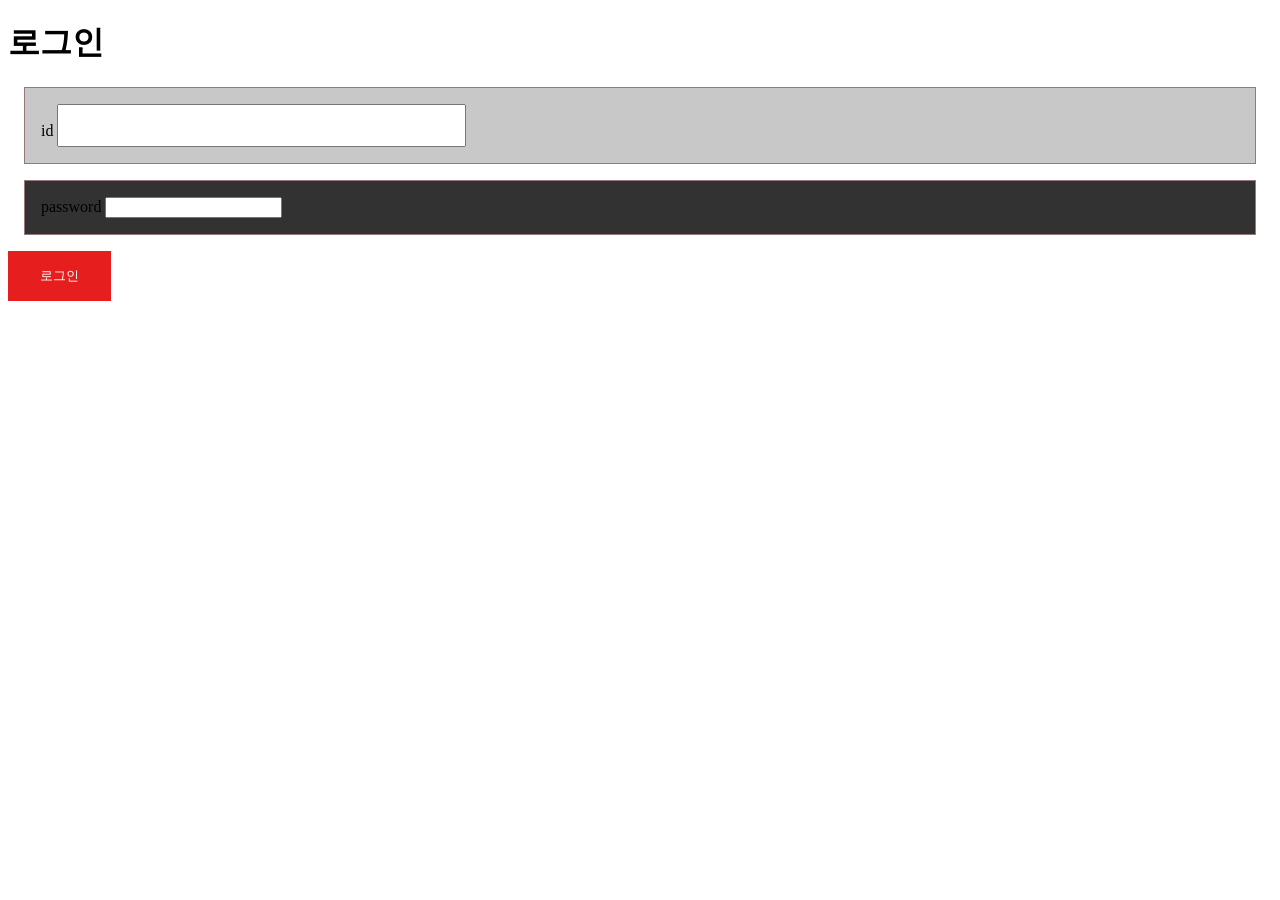
<file: 20260310/index.html>
<!DOCTYPE html>
<html lang="en">

<head>
    <meta charset="UTF-8">
    <meta name="viewport" content="width=device-width, initial-scale=1.0">
    <title>문서제목</title>
    <style>
        /* 
        태그(div,h1,label,input)선택자
        id선택자
         */
        div {
            background-color: rgb(225, 225, 225);
            border: 1px solid rgb(150, 120, 120);
            padding: 1rem;
            margin: 1rem;
        }

        #aaa {
            background-color: rgb(200, 200, 200);
        }

        #bbb {
            background-color: rgb(50, 50, 50);
        }

        #id {
            font-size: 2rem;
        }

        .login_btn {
            color: white;
            background-color: rgb(230, 30, 30);
            border: none;
            cursor: pointer;
            padding: 1rem 2rem;
        }
        /* 태그(h1,div,input) 선택자
           클래스(class명) 선택자
           id(id) 선택자 
           상태선택자 */
        .login_btn:hover {
            background-color: rgb(255, 100, 100);
            /* option + shift + f 자동정렬 */
        }
    </style>
</head>

<body>
    <h1>로그인</h1>
    <div id="aaa">
        <label for="id">id</label>
        <input type="text" name="" id="id">
    </div>
    <div id="bbb">
        <label for="password">password</label>
        <input type="password" name="" id="password">
    </div>
    <button class="login_btn">로그인</button>
</body>

</html>
</file>
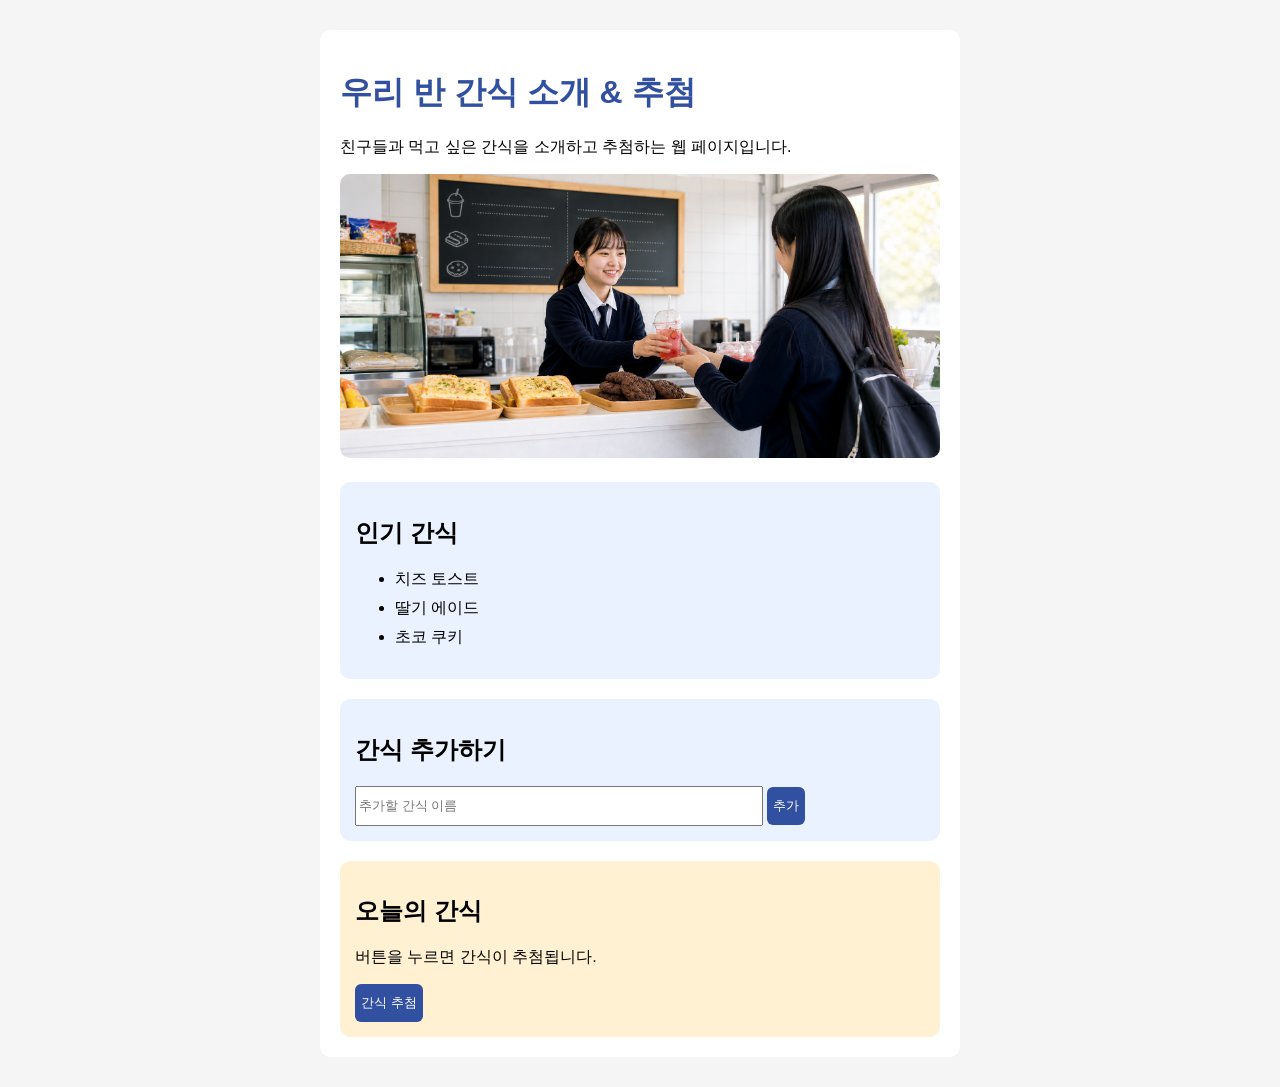
<file: 20260511/index.html>
<!doctype html>
<html lang="en">
    <head>
        <meta charset="UTF-8" />
        <meta name="viewport" content="width=device-width, initial-scale=1.0" />
        <title>간식 추첨</title>
        <style>
            body {
                background-color: rgb(245, 245, 245);
                font-family: "Noto Sans KR", sans-serif;
            }

            h1 {
                color: rgb(50, 80, 160);
            }

            .wrap {
                width: 600px;
                margin: 30px auto;
                padding: 20px;
                background-color: white;
                border-radius: 10px;
            }

            img {
                width: 100%;
                border-radius: 10px;
            }

            .menu_box {
                margin-top: 20px;
                padding: 15px;
                background-color: rgb(235, 242, 255);
                border-radius: 10px;
            }

            .menu_box li {
                margin-bottom: 8px;
            }

            .event_box {
                margin-top: 20px;
                padding: 15px;
                background-color: rgb(255, 241, 210);
                border-radius: 10px;
            }

            input {
                width: 400px;
                height: 34px;
            }

            button {
                height: 38px;
                background-color: rgb(50, 80, 160);
                color: white;
                border: none;
                border-radius: 6px;
                cursor: pointer;
            }

            button:hover {
                background-color: rgb(255, 120, 120);
            }
        </style>
    </head>
    <body>
        <div class="wrap">
            <h1>우리 반 간식 소개 & 추첨</h1>
            <p>친구들과 먹고 싶은 간식을 소개하고 추첨하는 웹 페이지입니다.</p>
            <!-- ./  -> 현재 해당 파일이 있는 폴더 -->
            <!-- ../ -> 현재 해당 파일이 있는 폴더 기준 한 단계 상위 폴더 -->
            <!-- /   -> 서버/웹서버/도메인의 루트 -->
            <img src="snackbar-hero.png" alt="간식 사진" />
            <div class="menu_box">
                <h2>인기 간식</h2>
                <ul id="menu_list"></ul>
            </div>
            <div class="menu_box">
                <h2>간식 추가하기</h2>
                <input
                    id="input_snack"
                    type="text"
                    placeholder="추가할 간식 이름"
                />
                <button id="btn_add">추가</button>
            </div>
            <div class="event_box">
                <h2>오늘의 간식</h2>
                <p id="event_result">버튼을 누르면 간식이 추첨됩니다.</p>
                <button id="btn_event">간식 추첨</button>
            </div>
        </div>
        <script>
            let snacks = ["치즈 토스트", "딸기 에이드", "초코 쿠키"];

            const getRandomNumber = function (n) {
                // return Math.floor(Math.random() * (max - min + 1)) + min;
                return Math.floor(Math.random() * n);
            };

            document.getElementById("btn_event").onclick = function () {
                const num = getRandomNumber(snacks.length);
                document.getElementById("event_result").textContent =
                    `오늘의 간식은 ${snacks[num]}입니다!`;
            };

            const renderSnack = function (snack) {
                // 입력받은 간식 이름을 ul 내에 li로 추가한다.
                const li = document.createElement("li");
                li.textContent = snack;
                document.getElementById("menu_list").appendChild(li);
            };

            const addSnack = function (snack) {
                // 1. 입력받은 이름이 비어있으면 false,
                // 2. 그렇지 않으면 snacks 배열에 추가 후 true 반환
                if (snack) {
                    snacks.push(snack);
                    return true;
                }
                return false;
            };

            for (let i = 0; i < snacks.length; i++) {
                renderSnack(snacks[i]);
            }

            document.getElementById("btn_add").onclick = function () {
                // 1. 현재 input에 입력된 값을 가져온다.
                // 2. 값이 비었는지 검사한다.
                //  2-1. 비었다면 안내 후 종료
                // 3. 비어있지 않다면, 배열에 추가
                // 4. 목록에 렌더링
                const snack = document.getElementById("input_snack").value;
                if (addSnack(snack)) {
                    renderSnack(snack);
                } else {
                    alert("간식 이름을 입력해주세요.");
                }
            };
        </script>
    </body>
</html>
</file>
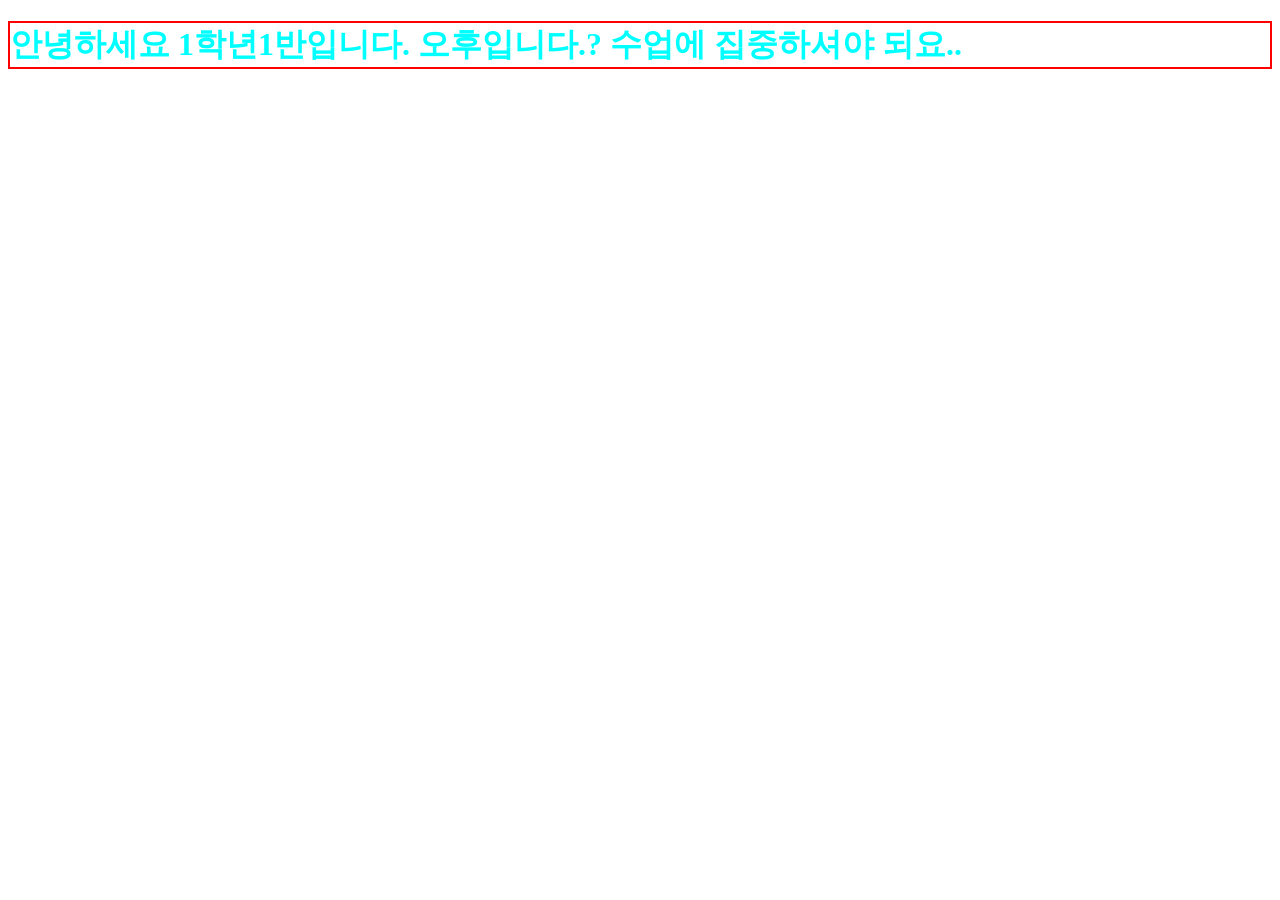
<file: login.html>
<!DOCTYPE html>
<html lang="en">

<head>
    <meta charset="UTF-8">
    <meta name="viewport" content="width=device-width, initial-scale=1.0">
    <title>Document</title>
    <script>
        const b = 20;
        console.log(b);
    </script>
    <script src="b1.js"></script>
    <style>
        h1{
            border: 2px solid red;
            color:aqua;
        }
    </style>
</head>

<body>
    <!-- 
    html 화면에 나오게 하는거 
    css 화면에 조금 더 디자인하는거
    javascript -> 
     -->
    <!-- 
        cmd + x 한줄삭제
        cmd + s 저장
        cmd + r 새로고침
        cmd + -> 소스 제일 오른쪽으로
        cmd + <- 소스 제일 왼쪽으로
        tab 들여쓰기
        shift + tab 내어쓰기 
        shift + 화살표 위로 밑으로
        option shift + f 소스 자동 정렬
    -->
    <h1>안녕하세요 1학년1반입니다. 오후입니다.? 수업에 집중하셔야 되요..</h1>
</body>

</html>
<script>
    const qqq = document.getElementsByTagName('h1');
    qqq[0].onclick = function(){
        alert('눌렀음');
    }
</script>
</file>
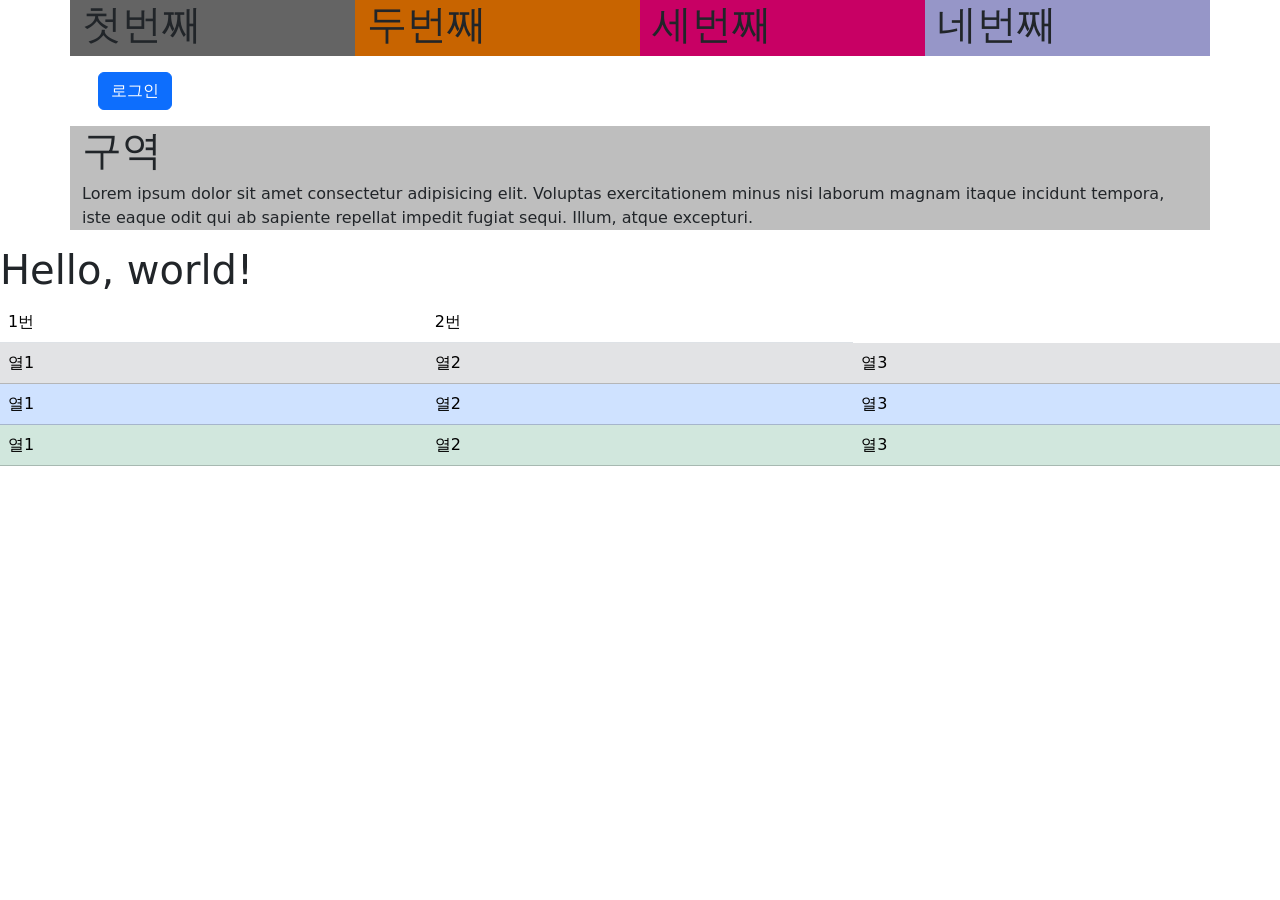
<file: 20260310/ex01.html>
<!doctype html>
<html lang="en">
  <head>
    <meta charset="utf-8">
    <meta name="viewport" content="width=device-width, initial-scale=1">
    <title>Bootstrap demo</title>
    <link href="https://cdn.jsdelivr.net/npm/bootstrap@5.2.3/dist/css/bootstrap.min.css" rel="stylesheet" integrity="sha384-rbsA2VBKQhggwzxH7pPCaAqO46MgnOM80zW1RWuH61DGLwZJEdK2Kadq2F9CUG65" crossorigin="anonymous">
  </head>
  <body>
    <div class="container">
        <div class="row">
            <div class="col" style="background-color: rgb(100,100,100);"><h1>첫번째</h1></div>
            <div class="col" style="background-color: rgb(200,100,0);"><h1>두번째</h1></div>
            <div class="col" style="background-color: rgb(200,0,100);"><h1>세번째</h1></div>
            <div class="col" style="background-color: rgb(150,150,200);"><h1>네번째</h1></div>
        </div>
        <div class="row">
            <div class="col">
                <button class="btn btn-primary" style="margin: 1rem;">로그인</button>
            </div>
        </div>
    </div>
    <div class="container" style="background-color: rgb(190,190,190);">
        <h1>구역</h1>
        <p>Lorem ipsum dolor sit amet consectetur adipisicing elit. Voluptas exercitationem minus nisi laborum magnam itaque incidunt tempora, iste eaque odit qui ab sapiente repellat impedit fugiat sequi. Illum, atque excepturi.</p>
    </div>
    <h1>Hello, world!</h1>
    <table class="table">
        <tr>
            <td>1번</td><td>2번</td>
        </tr>
        <tr class="table-secondary">
            <td>열1</td><td>열2</td><td>열3</td>
        </tr>
        <tr class="table-primary">
            <td>열1</td><td>열2</td><td>열3</td>
        </tr>
        <tr class="table-success">
            <td>열1</td><td>열2</td><td>열3</td>
        </tr>
        <!-- table표 row행 tr -->
    </table>
    <script src="https://cdn.jsdelivr.net/npm/bootstrap@5.2.3/dist/js/bootstrap.bundle.min.js" integrity="sha384-kenU1KFdBIe4zVF0s0G1M5b4hcpxyD9F7jL+jjXkk+Q2h455rYXK/7HAuoJl+0I4" crossorigin="anonymous"></script>
  </body>
</html>
</file>
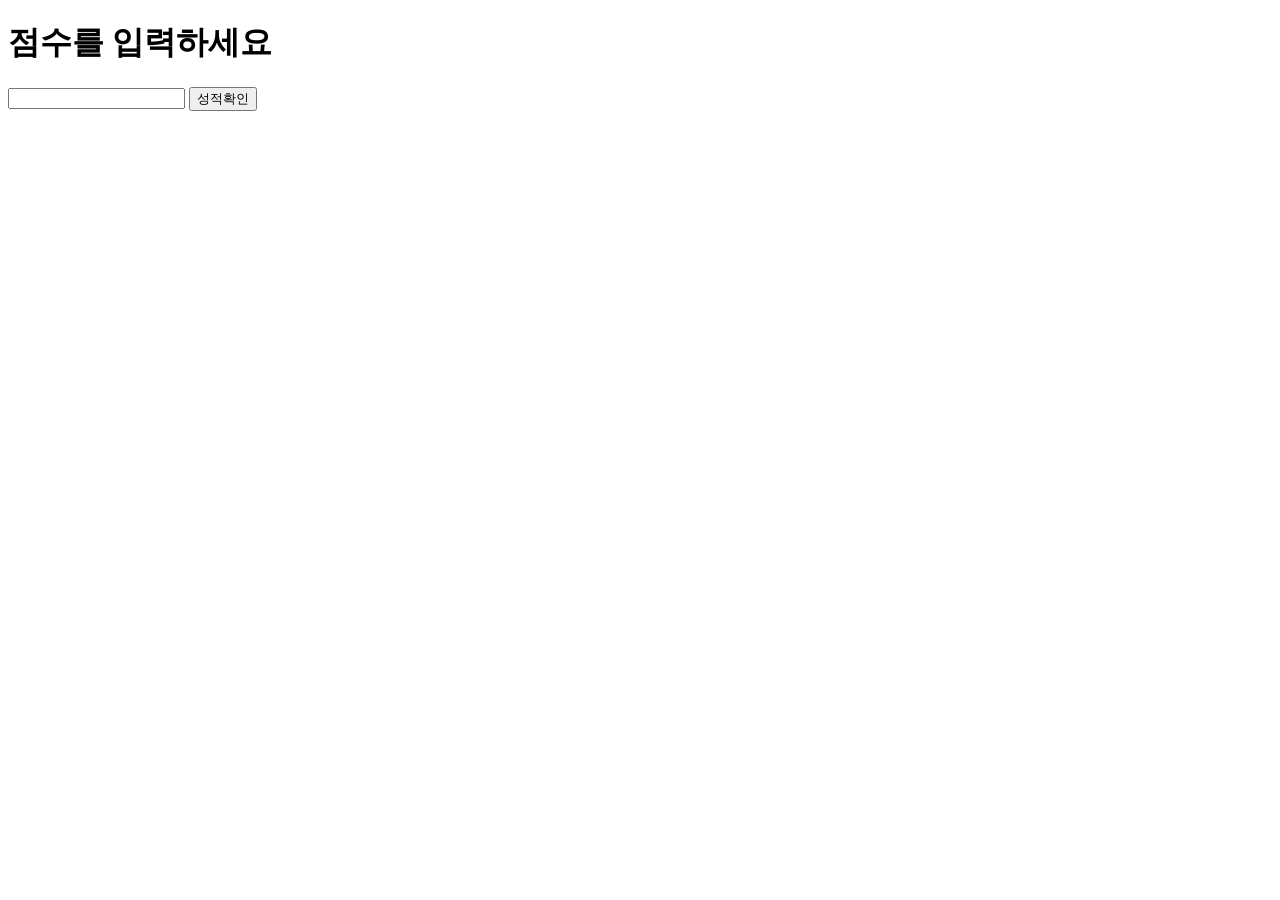
<file: 20260324/ex02.html>
<!DOCTYPE html>
<html lang="en">

<head>
    <meta charset="UTF-8">
    <meta name="viewport" content="width=device-width, initial-scale=1.0">
    <title>Document</title>
</head>

<body>
    <h1>점수를 입력하세요</h1>
    <input type="text" id="score">
    <button id="check">성적확인</button>
    <div id="print"></div>
</body>

</html>
<script>
    const print = document.getElementById('print');
    document.getElementById('check').onclick = function () {
        const score = document.getElementById('score').value;
        if (score >= 90 && score <= 100) {
            print.textContent = 'A 학점입니다';
        } else if (score >= 80 && score < 90) {
            print.textContent = 'B 학점입니다';
        } else if (score >= 70 && score < 80) {
            print.textContent = 'C 학점입니다';
        } else if (score >= 60 && score < 70) {
            print.textContent = 'D 학점입니다';
        } else if (score >= 0 && score < 60) {
            print.textContent = 'F 학점입니다';
        } else {
            print.textContent = '잘못된 점수입니다';
        }
    }
    // score 가 90 이상이면 A, 80 이상이면 B, 70 이상이면 C, 60 이상이면 D, 나머지는 F

</script>
</file>
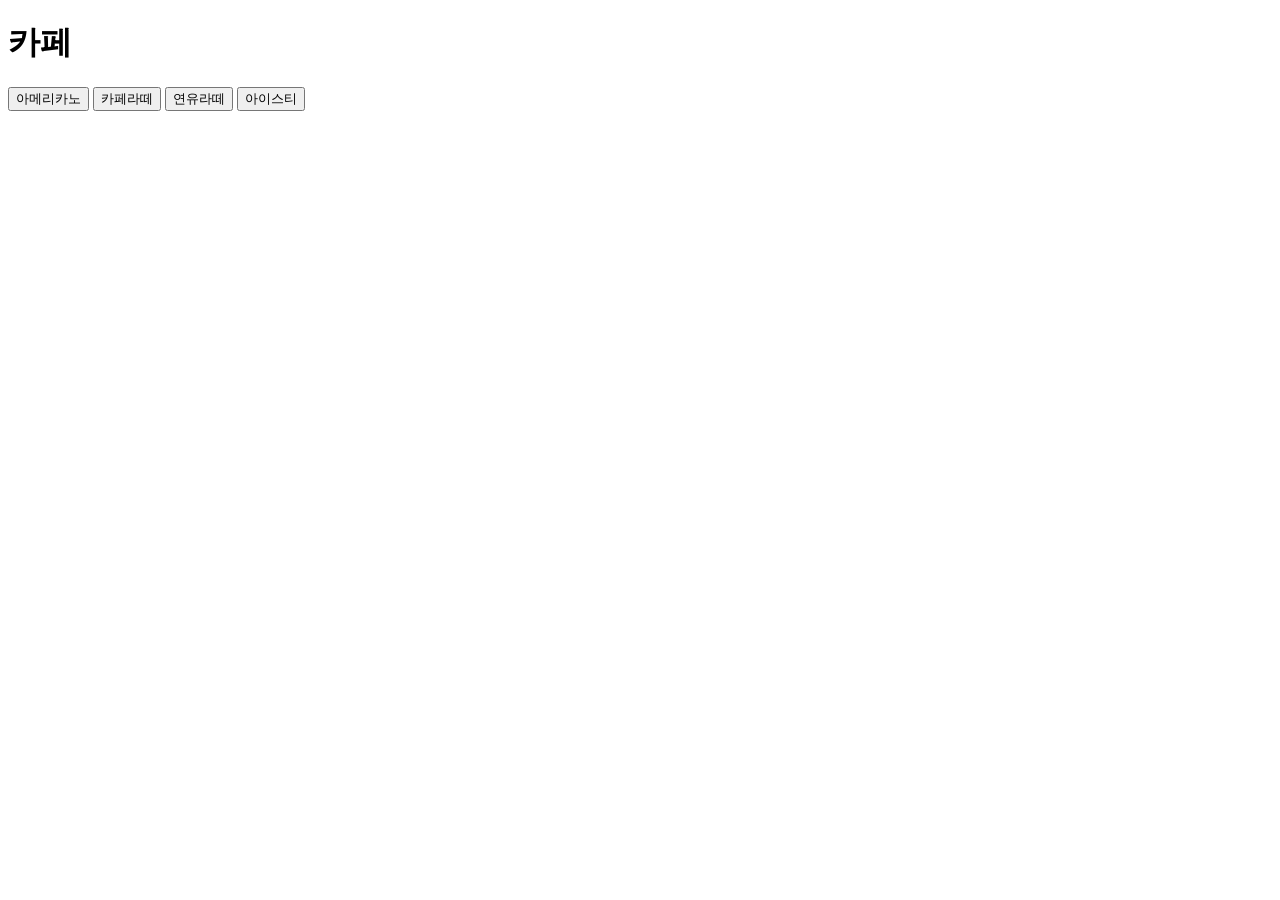
<file: 20260324/ex03.html>
<!DOCTYPE html>
<html lang="en">

<head>
    <meta charset="UTF-8">
    <meta name="viewport" content="width=device-width, initial-scale=1.0">
    <title>Document</title>
</head>

<body>
    <h1>카페</h1>
    <button id="cano">아메리카노</button>
    <button id="caffe">카페라떼</button>
    <button id="latte">연유라떼</button>
    <button id="ice">아이스티</button>
    <div id="printcano"></div>
    <div id="printcaffe"></div>
    <div id="printlatte"></div>
    <div id="printice"></div>
</body>

</html>
<script>
    let cano = 0;
    document.getElementById('cano').onclick = function () {
        cano++;
        document.getElementById('printcano').textContent = '아메리카노 ' + cano + " 개";
    }
</script>
</file>
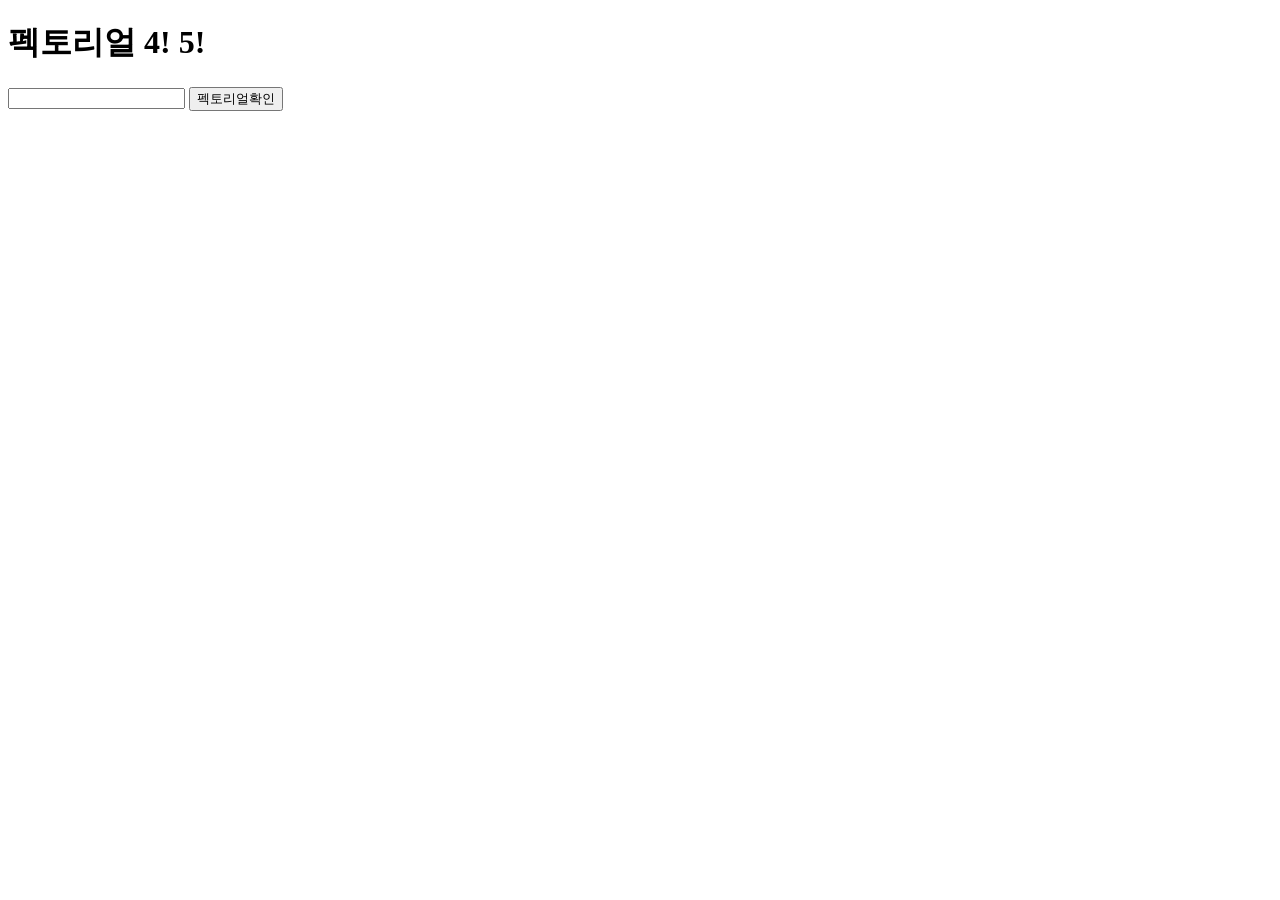
<file: 20260330/ex05.html>
<!DOCTYPE html>
<html lang="en">

<head>
    <meta charset="UTF-8">
    <meta name="viewport" content="width=device-width, initial-scale=1.0">
    <title>Document</title>
</head>

<body>
    <h1>펙토리얼 4! 5!</h1>
    <input type="text" id="num">
    <button id="check">펙토리얼확인</button>
    <div id="print"></div>
</body>

</html>
<script>
    // button onclick
    // input value
    document.getElementById('check').onclick = () => {
        const value = document.getElementById('num').value;

        

        document.getElementById('print').textContent = '5*4*3*2*1';
    }
</script>
</file>
